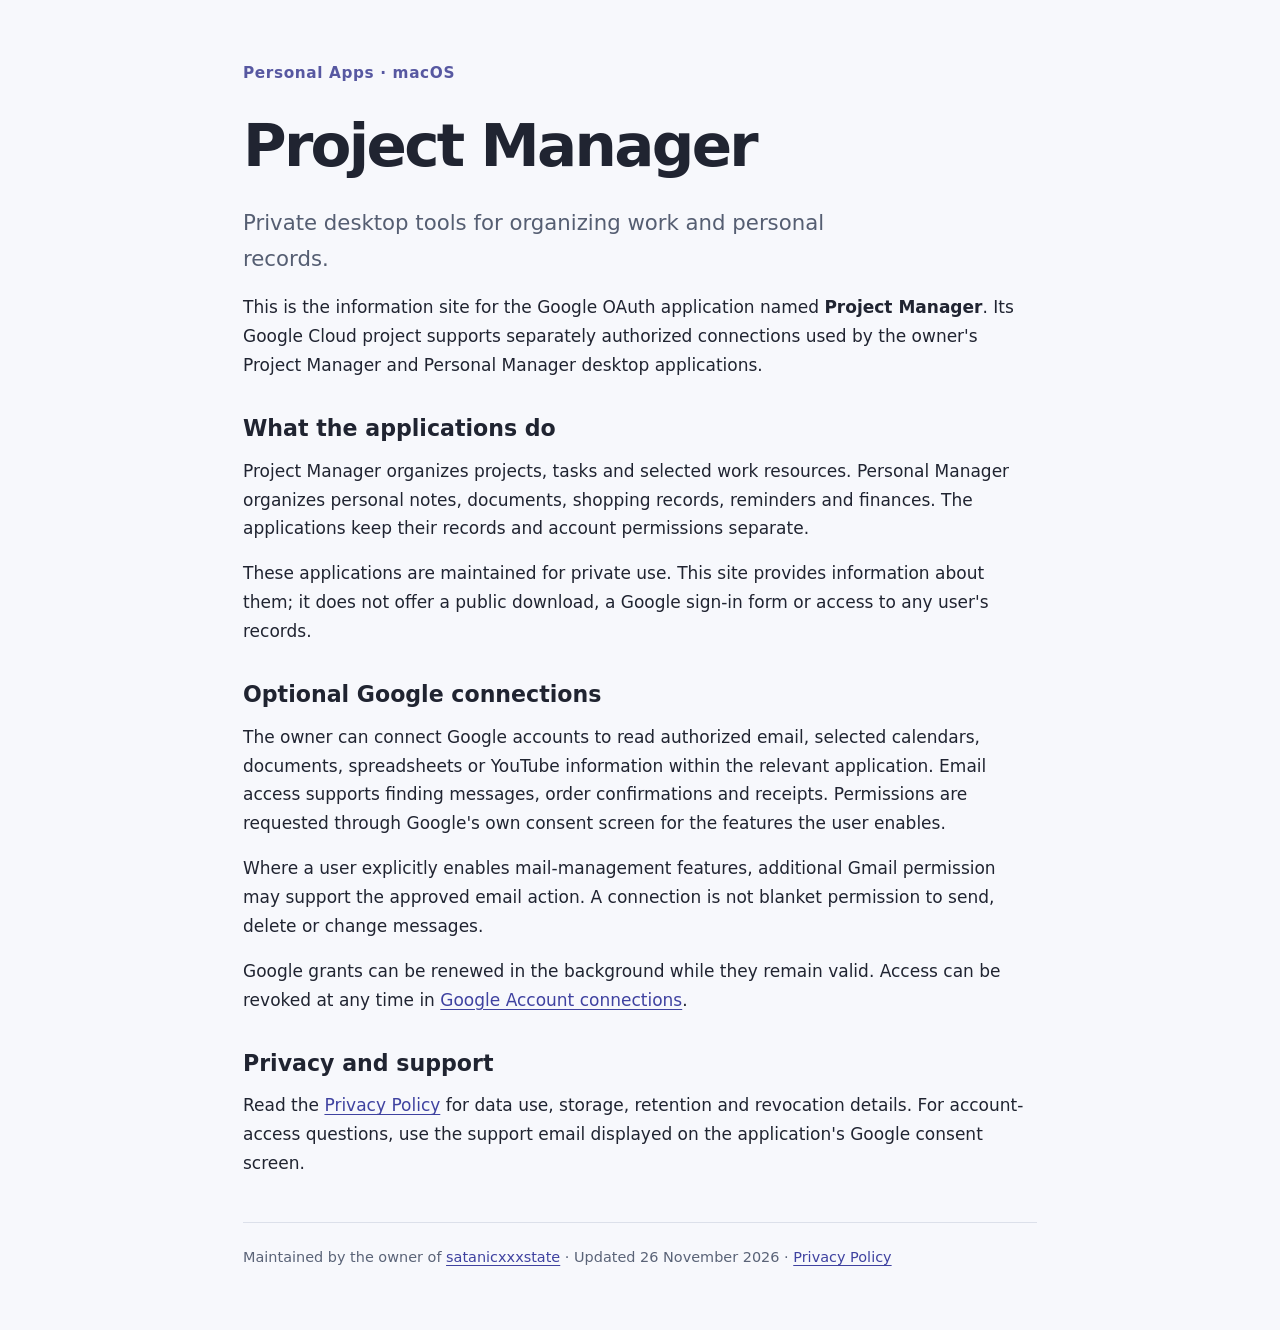
<file: index.html>
<!doctype html>
<html lang="en">
<head>
  <meta charset="utf-8">
  <meta name="viewport" content="width=device-width,initial-scale=1">
  <meta name="description" content="Information about Project Manager and Personal Manager, private desktop applications, and their optional Google account connections.">
  <title>Project Manager · Personal Apps</title>
  <link rel="stylesheet" href="styles.css">
</head>
<body><main>
  <p class="eyebrow">Personal Apps · macOS</p>
  <h1>Project Manager</h1>
  <p class="lead">Private desktop tools for organizing work and personal records.</p>
  <p>This is the information site for the Google OAuth application named <strong>Project Manager</strong>. Its Google Cloud project supports separately authorized connections used by the owner's Project Manager and Personal Manager desktop applications.</p>
  <section><h2>What the applications do</h2>
    <p>Project Manager organizes projects, tasks and selected work resources. Personal Manager organizes personal notes, documents, shopping records, reminders and finances. The applications keep their records and account permissions separate.</p>
    <p>These applications are maintained for private use. This site provides information about them; it does not offer a public download, a Google sign-in form or access to any user's records.</p>
  </section>
  <section><h2>Optional Google connections</h2>
    <p>The owner can connect Google accounts to read authorized email, selected calendars, documents, spreadsheets or YouTube information within the relevant application. Email access supports finding messages, order confirmations and receipts. Permissions are requested through Google's own consent screen for the features the user enables.</p>
    <p>Where a user explicitly enables mail-management features, additional Gmail permission may support the approved email action. A connection is not blanket permission to send, delete or change messages.</p>
    <p>Google grants can be renewed in the background while they remain valid. Access can be revoked at any time in <a href="https://myaccount.google.com/connections">Google Account connections</a>.</p>
  </section>
  <section><h2>Privacy and support</h2>
    <p>Read the <a href="privacy.html">Privacy Policy</a> for data use, storage, retention and revocation details. For account-access questions, use the support email displayed on the application's Google consent screen.</p>
  </section>
  <footer>Maintained by the owner of <a href="https://github.com/satanicxxxstate">satanicxxxstate</a> · Updated 26 November 2026 · <a href="privacy.html">Privacy Policy</a></footer>
</main></body></html>
</file>
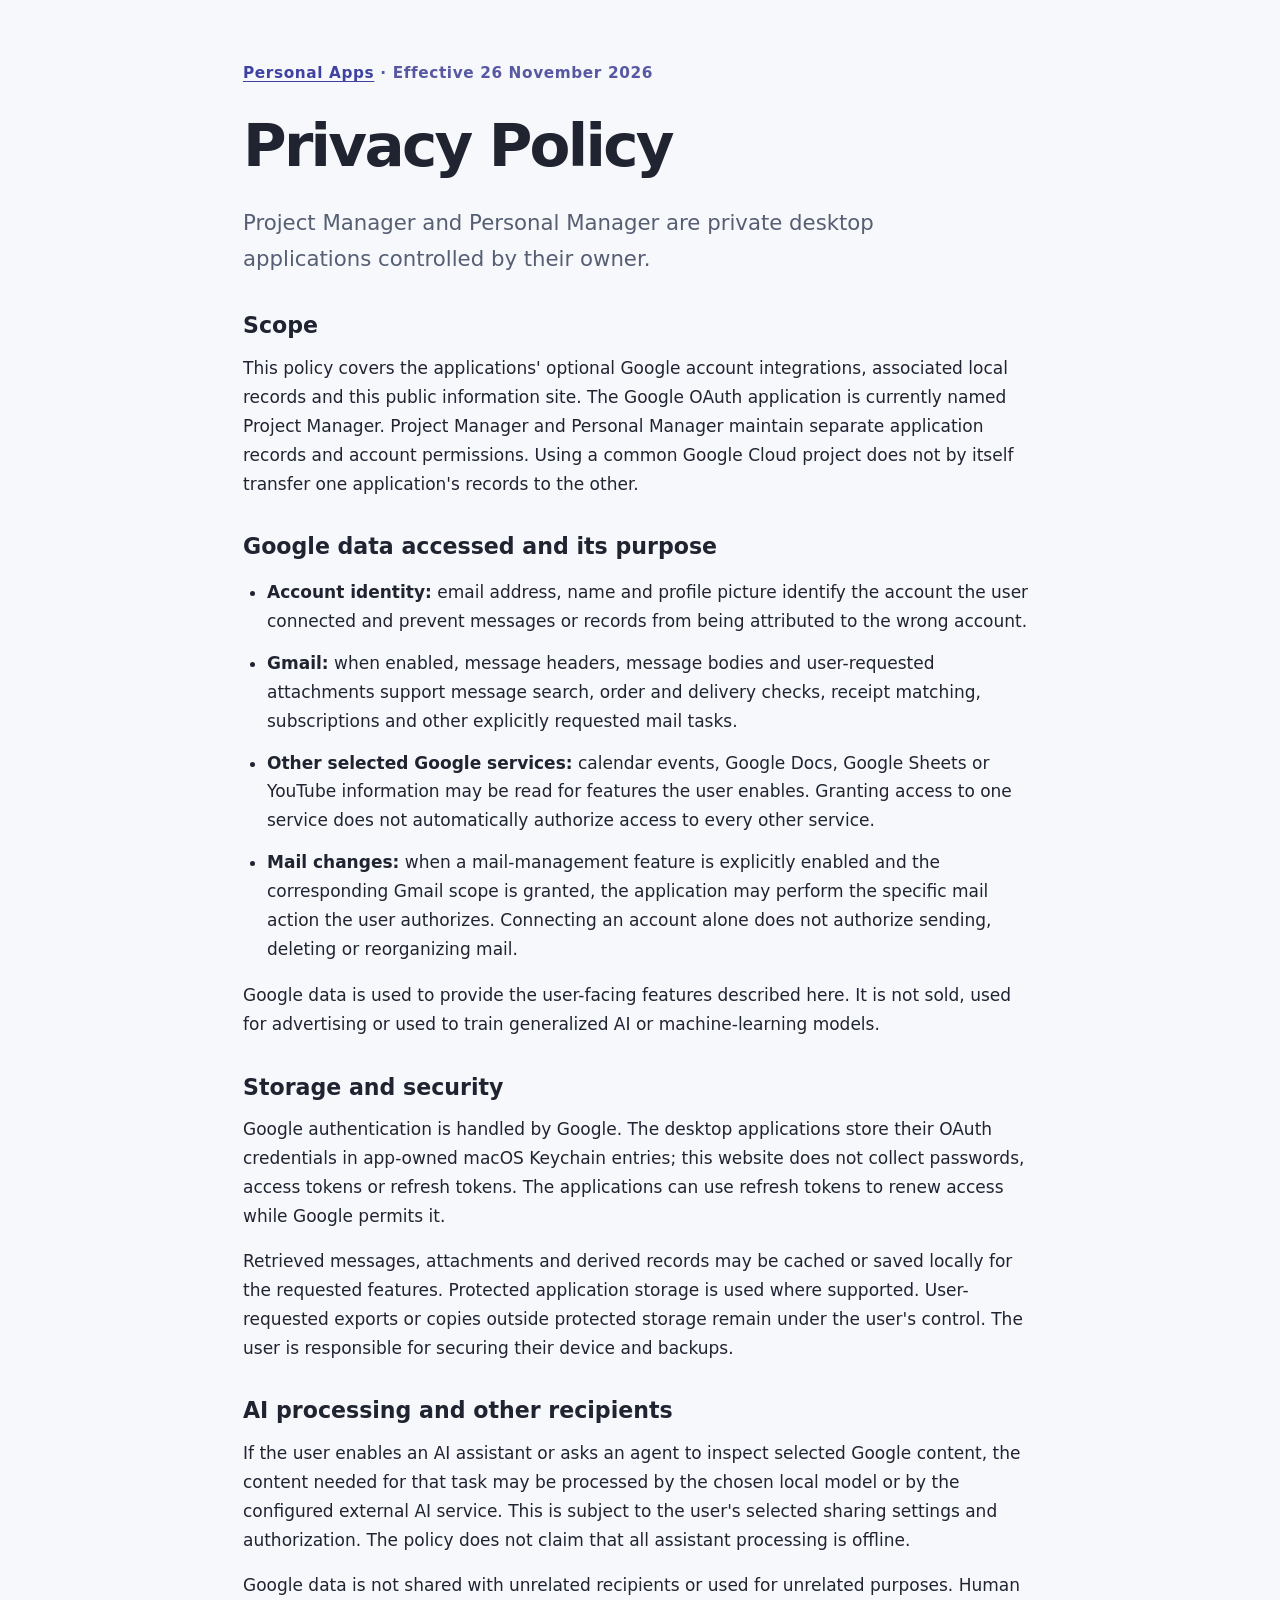
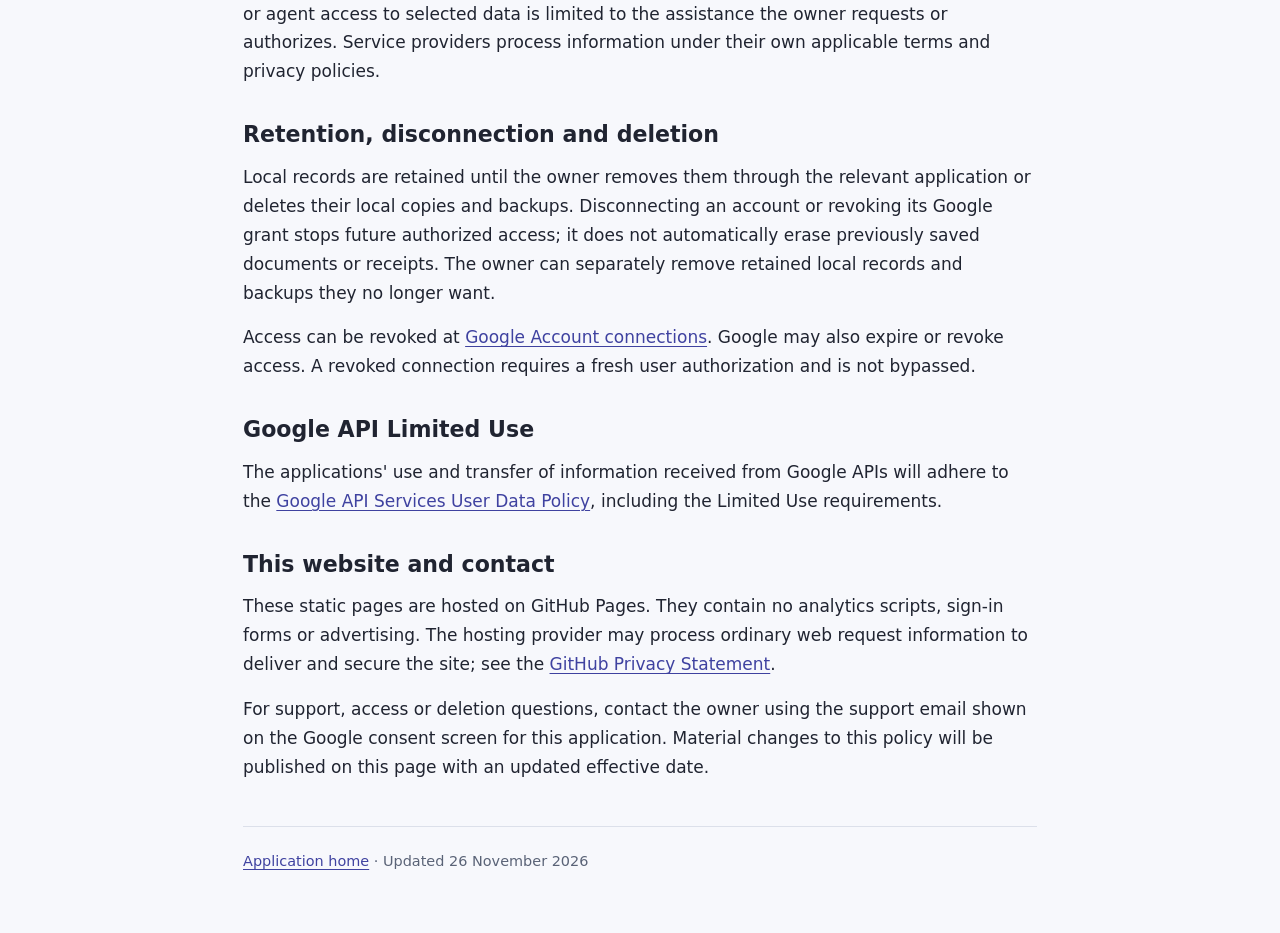
<file: privacy.html>
<!doctype html>
<html lang="en">
<head>
  <meta charset="utf-8">
  <meta name="viewport" content="width=device-width,initial-scale=1">
  <meta name="description" content="Privacy policy for the private Project Manager and Personal Manager desktop applications and their Google account connections.">
  <title>Privacy Policy · Project Manager · Personal Apps</title>
  <link rel="stylesheet" href="styles.css">
</head>
<body><main>
  <p class="eyebrow"><a href="index.html">Personal Apps</a> · Effective 26 November 2026</p>
  <h1>Privacy Policy</h1>
  <p class="lead">Project Manager and Personal Manager are private desktop applications controlled by their owner.</p>
  <section><h2>Scope</h2>
    <p>This policy covers the applications' optional Google account integrations, associated local records and this public information site. The Google OAuth application is currently named Project Manager. Project Manager and Personal Manager maintain separate application records and account permissions. Using a common Google Cloud project does not by itself transfer one application's records to the other.</p>
  </section>
  <section><h2>Google data accessed and its purpose</h2>
    <ul>
      <li><strong>Account identity:</strong> email address, name and profile picture identify the account the user connected and prevent messages or records from being attributed to the wrong account.</li>
      <li><strong>Gmail:</strong> when enabled, message headers, message bodies and user-requested attachments support message search, order and delivery checks, receipt matching, subscriptions and other explicitly requested mail tasks.</li>
      <li><strong>Other selected Google services:</strong> calendar events, Google Docs, Google Sheets or YouTube information may be read for features the user enables. Granting access to one service does not automatically authorize access to every other service.</li>
      <li><strong>Mail changes:</strong> when a mail-management feature is explicitly enabled and the corresponding Gmail scope is granted, the application may perform the specific mail action the user authorizes. Connecting an account alone does not authorize sending, deleting or reorganizing mail.</li>
    </ul>
    <p>Google data is used to provide the user-facing features described here. It is not sold, used for advertising or used to train generalized AI or machine-learning models.</p>
  </section>
  <section><h2>Storage and security</h2>
    <p>Google authentication is handled by Google. The desktop applications store their OAuth credentials in app-owned macOS Keychain entries; this website does not collect passwords, access tokens or refresh tokens. The applications can use refresh tokens to renew access while Google permits it.</p>
    <p>Retrieved messages, attachments and derived records may be cached or saved locally for the requested features. Protected application storage is used where supported. User-requested exports or copies outside protected storage remain under the user's control. The user is responsible for securing their device and backups.</p>
  </section>
  <section><h2>AI processing and other recipients</h2>
    <p>If the user enables an AI assistant or asks an agent to inspect selected Google content, the content needed for that task may be processed by the chosen local model or by the configured external AI service. This is subject to the user's selected sharing settings and authorization. The policy does not claim that all assistant processing is offline.</p>
    <p>Google data is not shared with unrelated recipients or used for unrelated purposes. Human or agent access to selected data is limited to the assistance the owner requests or authorizes. Service providers process information under their own applicable terms and privacy policies.</p>
  </section>
  <section><h2>Retention, disconnection and deletion</h2>
    <p>Local records are retained until the owner removes them through the relevant application or deletes their local copies and backups. Disconnecting an account or revoking its Google grant stops future authorized access; it does not automatically erase previously saved documents or receipts. The owner can separately remove retained local records and backups they no longer want.</p>
    <p>Access can be revoked at <a href="https://myaccount.google.com/connections">Google Account connections</a>. Google may also expire or revoke access. A revoked connection requires a fresh user authorization and is not bypassed.</p>
  </section>
  <section><h2>Google API Limited Use</h2>
    <p>The applications' use and transfer of information received from Google APIs will adhere to the <a href="https://developers.google.com/terms/api-services-user-data-policy">Google API Services User Data Policy</a>, including the Limited Use requirements.</p>
  </section>
  <section><h2>This website and contact</h2>
    <p>These static pages are hosted on GitHub Pages. They contain no analytics scripts, sign-in forms or advertising. The hosting provider may process ordinary web request information to deliver and secure the site; see the <a href="https://docs.github.com/en/site-policy/privacy-policies/github-general-privacy-statement">GitHub Privacy Statement</a>.</p>
    <p>For support, access or deletion questions, contact the owner using the support email shown on the Google consent screen for this application. Material changes to this policy will be published on this page with an updated effective date.</p>
  </section>
  <footer><a href="index.html">Application home</a> · Updated 26 November 2026</footer>
</main></body></html>
</file>
<file: styles.css>
:root{color-scheme:light dark;font:17px/1.7 system-ui,-apple-system,BlinkMacSystemFont,"Segoe UI",sans-serif;color:#202431;background:#f7f8fc}*{box-sizing:border-box}body{margin:0}main{max-width:850px;margin:0 auto;padding:60px 28px}h1{font-size:clamp(2.25rem,7vw,3.5rem);line-height:1.1;letter-spacing:-.045em;margin:.45em 0}h2{font-size:1.3rem;line-height:1.3;margin:0 0 14px}p{margin:0 0 16px}.eyebrow{font-size:.9rem;font-weight:650;letter-spacing:.04em;color:#5758a1}.lead{font-size:1.25rem;color:#555e72;max-width:650px}section{margin-top:34px}a{color:#3f42a0;text-underline-offset:.18em}li{margin-bottom:13px}ul{padding-left:24px}footer{margin-top:44px;padding-top:22px;border-top:1px solid #dce0ea;font-size:.85rem;color:#5a6377}@media(prefers-color-scheme:dark){:root{background:#11131a;color:#e8eaf2}.eyebrow,a{color:#b6b7ff}.lead,footer{color:#adb5c8}footer{border-color:#343949}}@media(max-width:500px){main{padding:32px 20px}}
</file>
